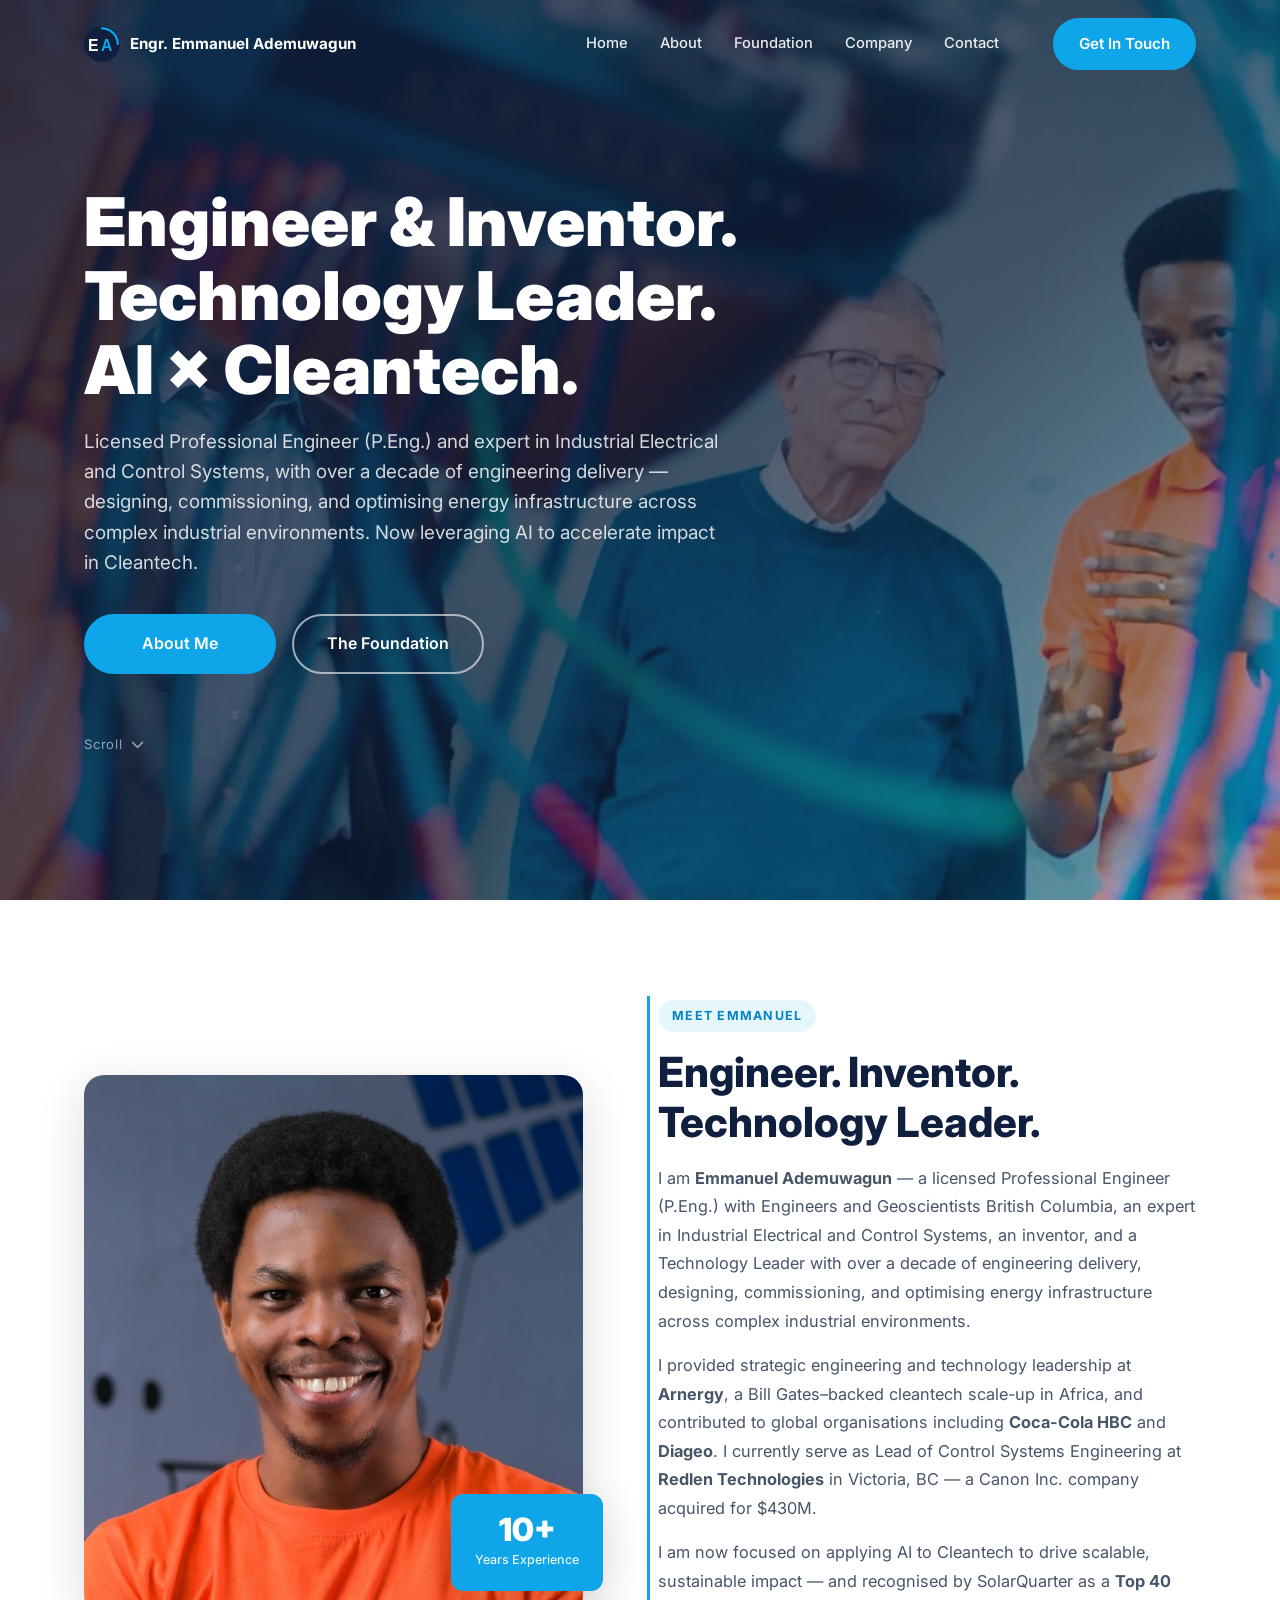
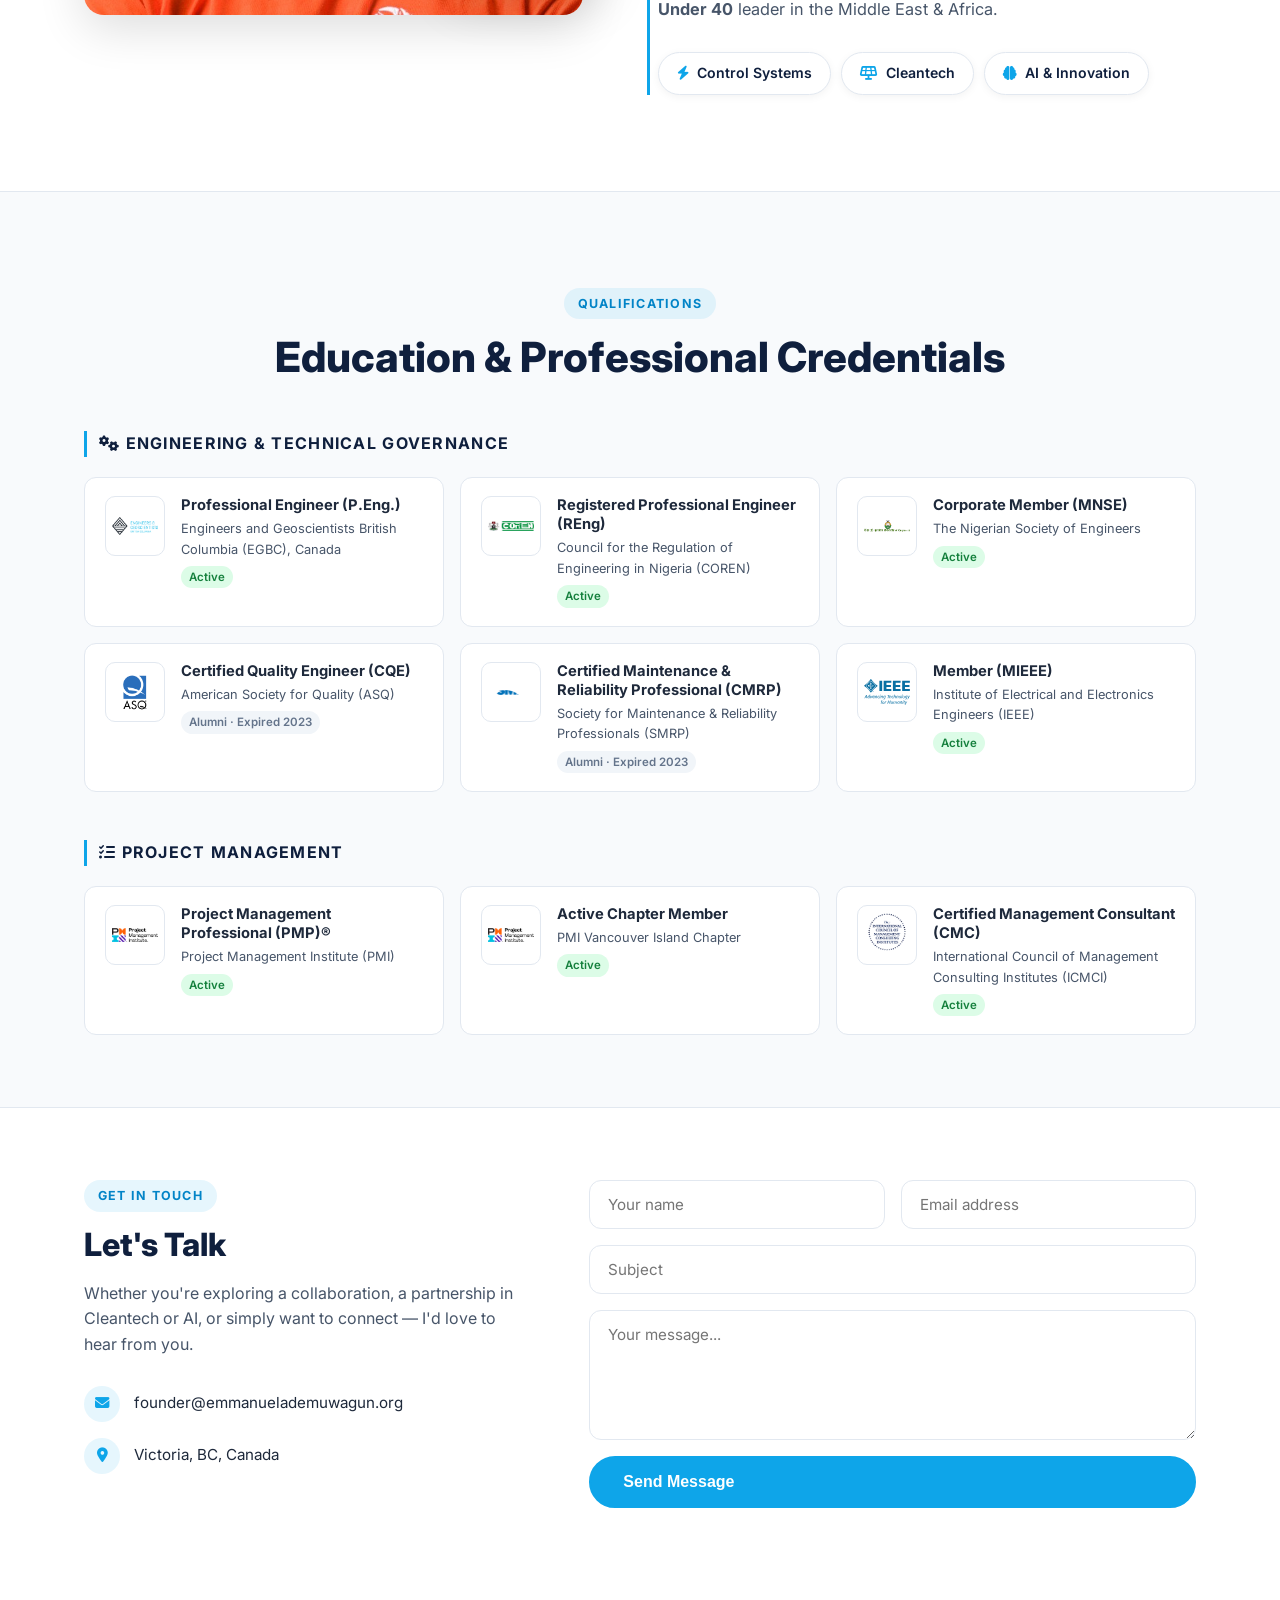
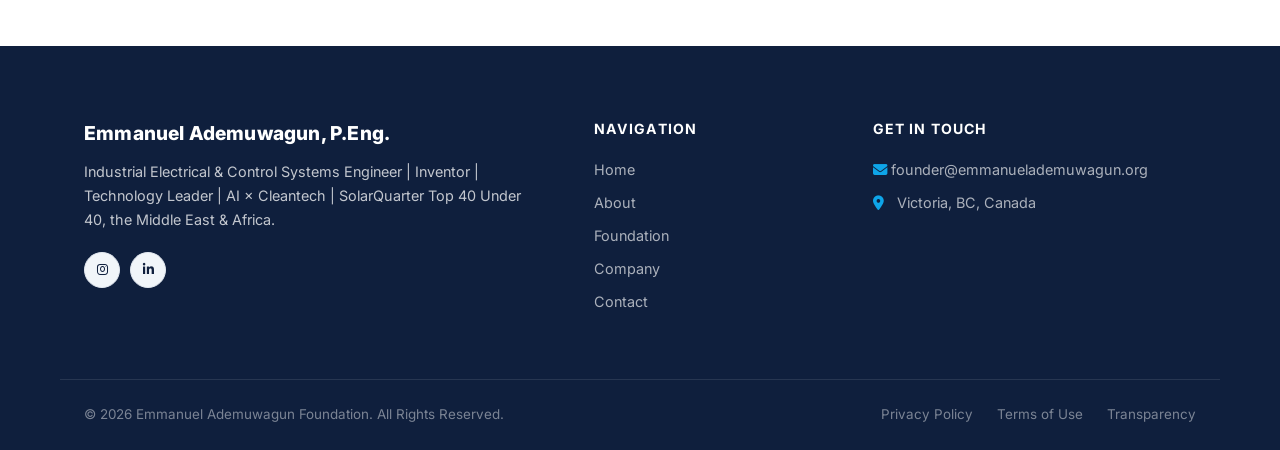
<file: index.html>
<!DOCTYPE html>
<html lang="en">
<head>
  <meta charset="UTF-8" />
  <meta name="viewport" content="width=device-width, initial-scale=1.0" />
  <title>Emmanuel Ademuwagun</title>
  <link rel="stylesheet" href="style.css?v=20261120" />
  <link rel="icon" type="image/svg+xml" href="images/ea-logo.svg" />

  <!-- Open Graph / WhatsApp link preview -->
  <meta property="og:type" content="website" />
  <meta property="og:url" content="https://emmanuelademuwagun.org/" />
  <meta property="og:title" content="Emmanuel Ademuwagun" />
  <meta property="og:description" content="Professional Engineer (P.Eng.), inventor, technology leader, and philanthropist committed to empowering communities through education and innovation." />
  <meta property="og:image" content="https://emmanuelademuwagun.org/images/emmanuel-ademuwagun-foundation.png" />
  <meta property="og:image:width" content="1200" />
  <meta property="og:image:height" content="630" />

  <!-- Twitter card fallback -->
  <meta name="twitter:card" content="summary_large_image" />
  <meta name="twitter:title" content="Emmanuel Ademuwagun" />
  <meta name="twitter:description" content="Professional Engineer (P.Eng.), inventor, technology leader, and philanthropist committed to empowering communities through education and innovation." />
  <meta name="twitter:image" content="https://emmanuelademuwagun.org/images/emmanuel-ademuwagun-foundation.png" />
  <link href="https://fonts.googleapis.com/css2?family=Inter:wght@300;400;500;600;700;800;900&display=swap" rel="stylesheet" />
  <link rel="stylesheet" href="https://cdnjs.cloudflare.com/ajax/libs/font-awesome/6.5.0/css/all.min.css" />
  <!-- Pre-load site pages when a visitor hovers or taps a link, so moving between pages feels instant -->
  <script type="speculationrules">
  {"prerender":[{"where":{"and":[{"href_matches":"/*"},{"not":{"href_matches":"/*\\?*"}}]},"eagerness":"moderate"}]}
  </script>
</head>
<body>

  <!-- ===== NAVIGATION ===== -->
  <header class="navbar" id="navbar">
    <div class="container nav-inner">
      <a href="#home" class="nav-logo">
        <img src="images/ea-logo.svg" alt="EA" class="nav-logo-img" />
        <span class="nav-logo-name">Engr. Emmanuel Ademuwagun</span>
      </a>
      <nav class="nav-links" id="nav-links">
        <a href="#home">Home</a>
        <a href="#about">About</a>
        <a href="foundation/">Foundation</a>
        <a href="company/">Company</a>
        <a href="#contact">Contact</a>
      </nav>
      <a href="#contact" class="btn btn-primary nav-cta">Get In Touch</a>
      <button class="hamburger" id="hamburger" aria-label="Toggle menu">
        <span></span><span></span><span></span>
      </button>
    </div>

    <!-- Google tag (gtag.js) -->
      <script async src="https://www.googletagmanager.com/gtag/js?id=G-6VZFP4FKPR"></script>
      <script>
        window.dataLayer = window.dataLayer || [];
        function gtag(){dataLayer.push(arguments);}
        gtag('js', new Date());
      
        gtag('config', 'G-6VZFP4FKPR');
      </script>
  </header>

  <!-- ===== MOBILE MENU ===== -->
  <div class="mobile-menu" id="mobile-menu">
    <a href="#home" class="mobile-link">Home</a>
    <a href="#about" class="mobile-link">About</a>
    <a href="foundation/" class="mobile-link">Foundation</a>
    <a href="company/" class="mobile-link">Company</a>
    <a href="#contact" class="mobile-link">Contact</a>
    <a href="#contact" class="btn btn-primary">Get In Touch</a>
  </div>

  <!-- ===== HERO ===== -->
  <section class="hero" id="home">
    <div class="hero-bg">
      <img src="images/homepage/emmanuel-ademuwagun-and-bill-gates.jpg" alt="Emmanuel Ademuwagun with Bill Gates at Arnergy cleantech facility in Nigeria" class="hero-img hero-slide active slide-bill-gates" />
      <img src="images/homepage/emmanuel-ademuwagun-head-of-engineering-arnergy.jpg" alt="Emmanuel Ademuwagun Head of Engineering at Arnergy presenting to senior executive" class="hero-img hero-slide slide-daikin" />
      <img src="images/homepage/emmanuel-ademuwagun-global-entrepreneurship-conference.jpg" alt="Emmanuel Ademuwagun at Global Entrepreneurship Conference with fellow innovators" class="hero-img hero-slide slide-diana" />
      <div class="hero-overlay"></div>
    </div>
    <div class="container hero-content">
      <h1 class="hero-title">Engineer &amp; Inventor.<br />Technology Leader.<br />AI &times; Cleantech.</h1>
      <p class="hero-sub">Licensed Professional Engineer (P.Eng.) and expert in Industrial Electrical and Control Systems, with over a decade of engineering delivery — designing, commissioning, and optimising energy infrastructure across complex industrial environments. Now leveraging AI to accelerate impact in Cleantech.</p>
      <div class="hero-actions">
        <a href="#about" class="btn btn-primary btn-lg">About Me</a>
        <a href="foundation/" class="btn btn-outline btn-lg">The Foundation</a>
      </div>
      <div class="hero-scroll">
        <span>Scroll</span>
        <i class="fa fa-chevron-down"></i>
      </div>
    </div>
  </section>

  <!-- ===== ABOUT ===== -->
  <section class="about section" id="about">
    <div class="container about-grid">
      <div class="about-image-wrap">
        <img src="images/emmanuel.jpg" alt="Emmanuel Ademuwagun P.Eng., industrial electrical and control systems engineer, inventor and technology leader" class="about-photo" />
        <div class="about-badge">
          <span class="about-badge-num">10+</span>
          <span class="about-badge-label">Years Experience</span>
        </div>
      </div>
      <div class="about-text">
        <span class="section-tag">Meet Emmanuel</span>
        <h2 class="section-title">Engineer. Inventor. Technology Leader.</h2>
        <p>I am <strong>Emmanuel Ademuwagun</strong> — a licensed Professional Engineer (P.Eng.) with Engineers and Geoscientists British Columbia, an expert in Industrial Electrical and Control Systems, an inventor, and a Technology Leader with over a decade of engineering delivery, designing, commissioning, and optimising energy infrastructure across complex industrial environments.</p>
        <p>I provided strategic engineering and technology leadership at <strong>Arnergy</strong>, a Bill Gates–backed cleantech scale-up in Africa, and contributed to global organisations including <strong>Coca-Cola HBC</strong> and <strong>Diageo</strong>. I currently serve as Lead of Control Systems Engineering at <strong>Redlen Technologies</strong> in Victoria, BC — a Canon Inc. company acquired for $430M.</p>
        <p>I am now focused on applying AI to Cleantech to drive scalable, sustainable impact — and recognised by SolarQuarter as a <strong>Top 40 Under 40</strong> leader in the Middle East &amp; Africa.</p>
        <div class="about-pillars">
          <div class="pillar">
            <i class="fa fa-bolt"></i>
            <span>Control Systems</span>
          </div>
          <div class="pillar">
            <i class="fa fa-solar-panel"></i>
            <span>Cleantech</span>
          </div>
          <div class="pillar">
            <i class="fa fa-brain"></i>
            <span>AI &amp; Innovation</span>
          </div>
        </div>
      </div>
    </div>
  </section>

  <!-- ===== CREDENTIALS ===== -->
  <section class="credentials section bg-light" id="credentials">
    <div class="container">
      <div class="credentials-header">
        <span class="section-tag">Qualifications</span>
        <h2 class="section-title">Education &amp; Professional Credentials</h2>
      </div>

      <!-- Engineering & Technical Governance -->
      <div class="cred-group">
        <h3 class="cred-group-title"><i class="fa fa-cogs"></i> Engineering &amp; Technical Governance</h3>
        <div class="cred-grid">
          <div class="cred-card">
            <div class="cred-logo-wrap logo-img"><img src="images/credentials/egbc-logo.png" alt="EGBC logo" /></div>
            <div class="cred-info">
              <span class="cred-name">Professional Engineer (P.Eng.)</span>
              <span class="cred-body">Engineers and Geoscientists British Columbia (EGBC), Canada</span>
              <span class="cred-status active">Active</span>
            </div>
          </div>
          <div class="cred-card">
            <div class="cred-logo-wrap logo-img"><img src="images/credentials/coren-logo.jpg" alt="COREN logo" /></div>
            <div class="cred-info">
              <span class="cred-name">Registered Professional Engineer (REng)</span>
              <span class="cred-body">Council for the Regulation of Engineering in Nigeria (COREN)</span>
              <span class="cred-status active">Active</span>
            </div>
          </div>
          <div class="cred-card">
            <div class="cred-logo-wrap logo-img"><img src="images/credentials/nse-logo.png" alt="NSE logo" /></div>
            <div class="cred-info">
              <span class="cred-name">Corporate Member (MNSE)</span>
              <span class="cred-body">The Nigerian Society of Engineers</span>
              <span class="cred-status active">Active</span>
            </div>
          </div>
          <div class="cred-card">
            <div class="cred-logo-wrap logo-img"><img src="images/credentials/asq-logo.png" alt="ASQ logo" /></div>
            <div class="cred-info">
              <span class="cred-name">Certified Quality Engineer (CQE)</span>
              <span class="cred-body">American Society for Quality (ASQ)</span>
              <span class="cred-status alumni">Alumni · Expired 2023</span>
            </div>
          </div>
          <div class="cred-card">
            <div class="cred-logo-wrap logo-img"><img src="images/credentials/smrp-logo.png" alt="SMRP logo" /></div>
            <div class="cred-info">
              <span class="cred-name">Certified Maintenance &amp; Reliability Professional (CMRP)</span>
              <span class="cred-body">Society for Maintenance &amp; Reliability Professionals (SMRP)</span>
              <span class="cred-status alumni">Alumni · Expired 2023</span>
            </div>
          </div>
          <div class="cred-card">
            <div class="cred-logo-wrap logo-img"><img src="images/credentials/ieee-logo.svg" alt="IEEE logo" /></div>
            <div class="cred-info">
              <span class="cred-name">Member (MIEEE)</span>
              <span class="cred-body">Institute of Electrical and Electronics Engineers (IEEE)</span>
              <span class="cred-status active">Active</span>
            </div>
          </div>
        </div>
      </div>

      <!-- Project Management -->
      <div class="cred-group">
        <h3 class="cred-group-title"><i class="fa fa-tasks"></i> Project Management</h3>
        <div class="cred-grid">
          <div class="cred-card">
            <div class="cred-logo-wrap logo-img"><img src="images/credentials/pmi-logo.png" alt="PMI logo" /></div>
            <div class="cred-info">
              <span class="cred-name">Project Management Professional (PMP)®</span>
              <span class="cred-body">Project Management Institute (PMI)</span>
              <span class="cred-status active">Active</span>
            </div>
          </div>
          <div class="cred-card">
            <div class="cred-logo-wrap logo-img"><img src="images/credentials/pmi-logo.png" alt="PMI logo" /></div>
            <div class="cred-info">
              <span class="cred-name">Active Chapter Member</span>
              <span class="cred-body">PMI Vancouver Island Chapter</span>
              <span class="cred-status active">Active</span>
            </div>
          </div>
          <div class="cred-card">
            <div class="cred-logo-wrap logo-img"><img src="images/credentials/icmci-logo.png" alt="ICMCI logo" /></div>
            <div class="cred-info">
              <span class="cred-name">Certified Management Consultant (CMC)</span>
              <span class="cred-body">International Council of Management Consulting Institutes (ICMCI)</span>
              <span class="cred-status active">Active</span>
            </div>
          </div>
        </div>
      </div>


    </div>
  </section>

  <!-- ===== CONTACT ===== -->
  <section class="contact section contact-split" id="contact">
    <div class="container contact-grid">
      <div class="contact-info">
        <span class="section-tag">Get In Touch</span>
        <h2 class="section-title">Let's Talk</h2>
        <p>Whether you're exploring a collaboration, a partnership in Cleantech or AI, or simply want to connect — I'd love to hear from you.</p>
        <div class="contact-details">
          <div class="contact-item">
            <i class="fa fa-envelope"></i>
            <span>founder@emmanuelademuwagun.org</span>
          </div>
          <div class="contact-item">
            <i class="fa fa-map-marker-alt"></i>
            <span>Victoria, BC, Canada</span>
          </div>
        </div>
      </div>
      <form class="contact-form" id="contact-form">
        <input type="hidden" name="access_key" value="910c0887-1c39-41a0-8bbc-3df458b193d7" />
        <input type="hidden" name="subject" value="New message from emmanuelademuwagun.org" />
        <input type="hidden" name="from_name" value="Emmanuel Ademuwagun Website" />
        <input type="checkbox" name="botcheck" style="display:none" />
        <div class="form-row">
          <input type="text" name="name" placeholder="Your name" class="form-input" required />
          <input type="email" name="email" placeholder="Email address" class="form-input" required />
        </div>
        <input type="text" name="subject_line" placeholder="Subject" class="form-input" />
        <textarea name="message" placeholder="Your message..." class="form-input form-textarea" rows="5" maxlength="499" required></textarea>
        <button type="submit" class="btn btn-primary btn-lg">Send Message</button>
        <p class="form-status" id="form-status"></p>
      </form>
    </div>
  </section>

  <!-- ===== FOOTER ===== -->
  <footer class="footer">
    <div class="container footer-grid">
      <div class="footer-brand">
        <h3 class="footer-name">Emmanuel Ademuwagun, P.Eng.</h3>
        <p>Industrial Electrical &amp; Control Systems Engineer | Inventor | Technology Leader | AI × Cleantech | SolarQuarter Top 40 Under 40, the Middle East &amp; Africa.</p>
        <div class="social-links">
          <a href="https://www.instagram.com/emmanuel_ademuwagun/" target="_blank" class="social-btn sm" aria-label="Instagram"><i class="fab fa-instagram"></i></a>
          <a href="https://ca.linkedin.com/in/emmanuel-ademuwagun" target="_blank" class="social-btn sm" aria-label="LinkedIn"><i class="fab fa-linkedin-in"></i></a>
        </div>
      </div>
      <div class="footer-col">
        <h4>Navigation</h4>
        <a href="#home">Home</a>
        <a href="#about">About</a>
        <a href="foundation/">Foundation</a>
        <a href="company/">Company</a>
        <a href="#contact">Contact</a>
      </div>
      <div class="footer-col">
        <h4>Get In Touch</h4>
        <a href="mailto:founder@emmanuelademuwagun.org" class="footer-contact-item">
          <i class="fa fa-envelope"></i> founder@emmanuelademuwagun.org
        </a>
        <span class="footer-contact-item">
          <i class="fa fa-map-marker-alt"></i> Victoria, BC, Canada
        </span>
      </div>
    </div>
    <div class="footer-bottom">
      <p>© 2026 Emmanuel Ademuwagun Foundation. All Rights Reserved.</p>
      <div class="footer-legal">
        <a href="#">Privacy Policy</a>
        <a href="#">Terms of Use</a>
        <a href="#">Transparency</a>
      </div>
    </div>
  </footer>

  <script src="script.js?v=20261120"></script>
</body>
</html>
</file>
<file: style.css>
/* ===== RESET & BASE ===== */
*, *::before, *::after { box-sizing: border-box; margin: 0; padding: 0; }

:root {
  --navy: #0f1f3d;
  --navy-light: #1a3260;
  --teal: #0ea5e9;
  --teal-dark: #0284c7;
  --amber: #f59e0b;
  --white: #ffffff;
  --gray-50: #f8fafc;
  --gray-100: #f1f5f9;
  --gray-200: #e2e8f0;
  --gray-400: #94a3b8;
  --gray-600: #475569;
  --gray-800: #1e293b;
  --font: 'Inter', sans-serif;
  --radius: 12px;
  --radius-lg: 20px;
  --shadow: 0 4px 24px rgba(0,0,0,0.08);
  --shadow-lg: 0 12px 48px rgba(0,0,0,0.14);
  --transition: 0.3s ease;
}

html, body { overflow-x: hidden; }
html { scroll-behavior: smooth; }

body {
  font-family: var(--font);
  color: var(--gray-800);
  background: var(--white);
  line-height: 1.6;
  overflow-x: hidden;
}

img { display: block; width: 100%; object-fit: cover; }
a { text-decoration: none; color: inherit; }

.container {
  max-width: 1160px;
  margin: 0 auto;
  padding: 0 24px;
}

.section { padding: 96px 0; }
.bg-light { background: var(--gray-50); }

/* ===== BUTTONS ===== */
.btn {
  display: inline-flex;
  align-items: center;
  gap: 8px;
  padding: 12px 24px;
  border-radius: 50px;
  font-weight: 600;
  font-size: 0.95rem;
  cursor: pointer;
  border: 2px solid transparent;
  transition: all var(--transition);
  white-space: nowrap;
}
.btn-primary {
  background: var(--teal);
  color: var(--white);
  border-color: var(--teal);
}
.btn-primary:hover {
  background: var(--teal-dark);
  border-color: var(--teal-dark);
  transform: translateY(-2px);
  box-shadow: 0 8px 24px rgba(14,165,233,0.35);
}
.btn-outline {
  background: transparent;
  color: var(--white);
  border-color: rgba(255,255,255,0.6);
}
.btn-outline:hover {
  background: rgba(255,255,255,0.15);
  border-color: var(--white);
}
.btn-lg { padding: 15px 32px; font-size: 1rem; }

/* ===== SECTION LABELS ===== */
.section-tag {
  display: inline-block;
  background: rgba(14,165,233,0.1);
  color: var(--teal-dark);
  font-size: 0.78rem;
  font-weight: 700;
  letter-spacing: 0.1em;
  text-transform: uppercase;
  padding: 6px 14px;
  border-radius: 50px;
  margin-bottom: 14px;
}
.section-tag.light {
  background: rgba(255,255,255,0.2);
  color: var(--white);
}
.section-title {
  font-size: clamp(1.8rem, 4vw, 2.6rem);
  font-weight: 800;
  color: var(--navy);
  line-height: 1.2;
  margin-bottom: 16px;
}
.section-title.light { color: var(--white); }
.section-desc {
  font-size: 1.05rem;
  color: var(--gray-600);
  max-width: 580px;
}
.section-desc.light { color: rgba(255,255,255,0.82); }
.section-header {
  text-align: center;
  margin-bottom: 60px;
}
.section-header .section-desc { margin: 0 auto; }

/* ===== NAVBAR ===== */
.navbar {
  position: fixed;
  top: 0; left: 0; right: 0;
  z-index: 1000;
  padding: 18px 0;
  transition: all var(--transition);
}
.navbar.scrolled {
  background: var(--white);
  box-shadow: 0 2px 20px rgba(0,0,0,0.1);
  padding: 12px 0;
}
.nav-inner {
  display: flex;
  align-items: center;
  gap: 32px;
}
.logo {
  display: flex;
  align-items: center;
  gap: 10px;
  font-weight: 800;
  font-size: 1.1rem;
  color: var(--white);
  transition: color var(--transition);
  flex-shrink: 0;
}
.navbar.scrolled .logo { color: var(--navy); }
.logo-icon { font-size: 1.8rem; flex-shrink: 0; }
.logo-text {
  display: flex;
  flex-direction: column;
  line-height: 1.15;
}
.logo-line1 { font-size: 0.82rem; font-weight: 700; opacity: 0.85; }
.logo-line2 { font-size: 1rem; font-weight: 900; }
.logo-line3 { font-size: 0.78rem; font-weight: 600; color: var(--teal); letter-spacing: 0.04em; }

.foundation-tab-logo {
  width: 20px;
  height: 20px;
  object-fit: contain;
  display: inline-block;
  vertical-align: middle;
  border-radius: 3px;
}

/* Nav logo */
.nav-logo {
  display: flex;
  align-items: center;
  gap: 10px;
  text-decoration: none;
  flex-shrink: 0;
}
.nav-logo-img {
  width: 36px;
  height: 36px;
  border-radius: 50%;
  display: block;
}
.nav-logo-name {
  font-size: 0.95rem;
  font-weight: 700;
  color: var(--white);
  transition: color var(--transition);
  white-space: nowrap;
}
.navbar.scrolled .nav-logo-name { color: var(--navy); }

/* Foundation nav tab */
.nav-foundation-tab {
  background: rgba(14,165,233,0.2) !important;
  border: 1px solid rgba(14,165,233,0.5) !important;
  color: #7dd3fc !important;
  border-radius: 50px !important;
  padding: 6px 16px !important;
  font-weight: 600 !important;
}
.nav-foundation-tab:hover {
  background: var(--teal) !important;
  color: var(--white) !important;
}
.navbar.scrolled .nav-foundation-tab {
  background: rgba(14,165,233,0.1) !important;
  color: var(--teal-dark) !important;
  border-color: var(--teal) !important;
}
.navbar.scrolled .nav-foundation-tab:hover {
  background: var(--teal) !important;
  color: var(--white) !important;
}
.mobile-link-foundation {
  color: #7dd3fc !important;
  font-weight: 700;
}
.nav-links {
  display: flex;
  align-items: center;
  gap: 4px;
  margin-left: auto;
}
.nav-links a {
  padding: 8px 14px;
  border-radius: 8px;
  font-size: 0.92rem;
  font-weight: 500;
  color: rgba(255,255,255,0.9);
  white-space: nowrap;
  transition: all var(--transition);
}
.nav-links a:hover { background: rgba(255,255,255,0.12); color: var(--white); }
.navbar.scrolled .nav-links a { color: var(--gray-600); }
.navbar.scrolled .nav-links a:hover { background: var(--gray-100); color: var(--navy); }
.nav-cta { margin-left: 8px; }
.hamburger {
  display: none;
  flex-direction: column;
  gap: 5px;
  background: none;
  border: none;
  cursor: pointer;
  padding: 6px;
  margin-left: auto;
}
.hamburger span {
  display: block;
  width: 24px;
  height: 2px;
  background: var(--white);
  border-radius: 2px;
  transition: all var(--transition);
}
.navbar.scrolled .hamburger span { background: var(--navy); }
.hamburger.open span:nth-child(1) { transform: translateY(7px) rotate(45deg); }
.hamburger.open span:nth-child(2) { opacity: 0; }
.hamburger.open span:nth-child(3) { transform: translateY(-7px) rotate(-45deg); }

/* ===== MOBILE MENU ===== */
.mobile-menu {
  display: none;
  position: fixed;
  top: 0; left: 0; right: 0; bottom: 0;
  background: var(--navy);
  z-index: 999;
  flex-direction: column;
  align-items: center;
  justify-content: center;
  gap: 8px;
  opacity: 0;
  pointer-events: none;
  transition: opacity var(--transition);
}
.mobile-menu.open {
  display: flex;
  opacity: 1;
  pointer-events: all;
}
.mobile-link {
  font-size: 1.4rem;
  font-weight: 700;
  color: var(--white);
  padding: 12px 24px;
  border-radius: 12px;
  transition: background var(--transition);
}
.mobile-link:hover { background: rgba(255,255,255,0.1); }

/* ===== HERO ===== */
.hero {
  position: relative;
  min-height: 100vh;
  min-height: calc(var(--vh, 1vh) * 100);
  display: flex;
  align-items: center;
}
.hero-bg {
  position: absolute;
  inset: 0;
  z-index: 0;
  background: var(--navy); /* shown while the photo loads */
}
.hero-img { height: 100%; object-fit: cover; object-position: center center; }
.hero-slide {
  position: absolute;
  inset: 0;
  width: 100%;
  opacity: 0;
  transition: opacity 1.2s ease-in-out;
}
.hero-slide.active { opacity: 1; }
/* Show faces (top of image) on mobile */
@media (max-width: 768px) {
  .hero-slide { object-position: center top; }
  .slide-bill-gates { object-position: 78% 28%; }
  .slide-daikin { object-position: 82% 18%; }
  .slide-diana { object-position: 5% 5%; }
}
.hero-overlay {
  position: absolute;
  inset: 0;
  background: linear-gradient(135deg, rgba(15,31,61,0.88) 0%, rgba(15,31,61,0.65) 60%, rgba(14,165,233,0.25) 100%);
}
.hero-content {
  position: relative;
  z-index: 1;
  padding-top: 100px;
  padding-bottom: 60px;
  width: 100%;
}
.hero-badge {
  display: inline-block;
  background: rgba(14,165,233,0.25);
  border: 1px solid rgba(14,165,233,0.5);
  color: #7dd3fc;
  font-size: 0.82rem;
  font-weight: 600;
  letter-spacing: 0.08em;
  padding: 6px 16px;
  border-radius: 50px;
  margin-bottom: 24px;
}
.hero-title {
  font-size: clamp(2.6rem, 6vw, 4.2rem);
  font-weight: 900;
  color: var(--white);
  line-height: 1.1;
  margin-bottom: 20px;
  max-width: 900px;
}
.hero-sub {
  font-size: clamp(1rem, 2vw, 1.18rem);
  color: rgba(255,255,255,0.82);
  margin-bottom: 36px;
  max-width: 640px;
}
.hero-actions { display: flex; gap: 16px; flex-wrap: wrap; margin-bottom: 60px; }
.hero-actions .btn { width: 192px; text-align: center; justify-content: center; }
.hero-scroll {
  display: flex;
  align-items: center;
  gap: 8px;
  color: rgba(255,255,255,0.55);
  font-size: 0.82rem;
  letter-spacing: 0.06em;
  animation: bounce 2s infinite;
}
@keyframes bounce {
  0%, 100% { transform: translateY(0); }
  50% { transform: translateY(6px); }
}

/* ===== ABOUT ===== */
.about {
  border-bottom: 1px solid var(--gray-200);
}
.about-grid {
  display: grid;
  grid-template-columns: 1fr 1.1fr;
  gap: 64px;
  align-items: center;
}
.about-image-wrap {
  position: relative;
}
.about-photo {
  width: 100%;
  height: 540px;
  object-fit: cover;
  object-position: center top;
  border-radius: var(--radius-lg);
  box-shadow: var(--shadow-lg);
}
.about-badge {
  position: absolute;
  bottom: 24px;
  right: -20px;
  background: var(--teal);
  color: var(--white);
  border-radius: var(--radius);
  padding: 20px 24px;
  text-align: center;
  box-shadow: var(--shadow-lg);
}
.about-badge-num {
  display: block;
  font-size: 2rem;
  font-weight: 900;
  line-height: 1;
}
.about-badge-label {
  font-size: 0.78rem;
  font-weight: 500;
  opacity: 0.9;
}
.about-text {
  padding-left: 8px;
  border-left: 3px solid var(--teal);
  padding-top: 4px;
}
.about-text .section-tag { margin-bottom: 16px; }
.about-text p {
  color: var(--gray-600);
  margin-bottom: 16px;
  font-size: 1.02rem;
  line-height: 1.75;
}
.about-pillars {
  display: flex;
  gap: 10px;
  margin-top: 28px;
  flex-wrap: wrap;
}
.pillar {
  display: flex;
  align-items: center;
  gap: 8px;
  background: var(--white);
  border: 1.5px solid var(--gray-200);
  border-radius: 50px;
  padding: 9px 18px;
  font-weight: 600;
  font-size: 0.88rem;
  color: var(--navy);
  box-shadow: 0 2px 8px rgba(0,0,0,0.05);
}
.pillar i { color: var(--teal); }

/* ===== FOUNDATION SECTION ===== */
.foundation-section {
  position: relative;
}
.foundation-page .foundation-section {
  padding-top: 140px;
  min-height: 100vh;
}
.foundation-bg {
  position: absolute;
  inset: 0;
  z-index: 0;
}
.foundation-bg-img {
  width: 100%;
  height: 100%;
  object-fit: cover;
  object-position: center top;
}
.foundation-overlay {
  position: absolute;
  inset: 0;
  background: linear-gradient(135deg, rgba(15,31,61,0.94) 0%, rgba(15,31,61,0.80) 60%, rgba(14,165,233,0.35) 100%);
}
.foundation-section .container {
  position: relative;
  z-index: 1;
}
.foundation-header {
  display: flex;
  align-items: center;
  gap: 48px;
  margin-bottom: 48px;
}
.foundation-logo-wrap {
  flex-shrink: 0;
  width: 160px;
  height: 160px;
  background: rgba(255,255,255,0.12);
  border: 2px solid rgba(255,255,255,0.25);
  border-radius: var(--radius-lg);
  backdrop-filter: blur(8px);
  display: flex;
  align-items: center;
  justify-content: center;
  padding: 16px;
}
.foundation-logo {
  width: 100%;
  height: 100%;
  object-fit: contain;
}
.foundation-intro .section-title { margin-bottom: 12px; }

/* Stat cards on dark background */
.foundation-section .stat-card {
  background: rgba(255,255,255,0.08);
  border-color: rgba(255,255,255,0.15);
  backdrop-filter: blur(8px);
}
.foundation-section .stat-card:hover {
  background: rgba(255,255,255,0.14);
  box-shadow: 0 8px 32px rgba(0,0,0,0.3);
}
.foundation-section .stat-num { color: var(--white); }
.foundation-section .stat-label { color: rgba(255,255,255,0.75); }
.foundation-section .stat-icon {
  background: rgba(14,165,233,0.25);
  color: #7dd3fc;
}

@media (max-width: 768px) {
  .foundation-header { flex-direction: column; gap: 20px; align-items: flex-start; }
  .foundation-logo-wrap { width: 80px; height: 80px; padding: 10px; }
  .commitment-banner { flex-direction: column; text-align: center; padding: 24px 20px; gap: 12px; }
  .commitment-amount { font-size: 1.6rem; }
  .foundation-section .stat-card { padding: 24px 16px; }
}

.commitment-banner {
  display: flex;
  align-items: center;
  gap: 20px;
  background: rgba(14,165,233,0.15);
  border: 1px solid rgba(14,165,233,0.4);
  border-radius: var(--radius-lg);
  padding: 28px 36px;
  margin-bottom: 48px;
  backdrop-filter: blur(8px);
}
.commitment-icon {
  font-size: 2rem;
  color: var(--teal);
  flex-shrink: 0;
}
.commitment-text {
  display: flex;
  flex-direction: column;
  gap: 4px;
}
.commitment-amount {
  font-size: 2rem;
  font-weight: 900;
  color: var(--white);
  line-height: 1;
}
.commitment-label {
  font-size: 0.95rem;
  color: rgba(255,255,255,0.75);
}

@media (max-width: 600px) {
  .commitment-banner { flex-direction: column; text-align: center; padding: 24px; }
}

/* ===== FUND AT A GLANCE ===== */
.fund-tracker {
  background: rgba(255,255,255,0.06);
  border: 1px solid rgba(255,255,255,0.15);
  border-radius: var(--radius-lg);
  padding: 32px 36px;
  margin-bottom: 48px;
  backdrop-filter: blur(8px);
}
.fund-tracker-title {
  font-size: 1.15rem;
  font-weight: 700;
  color: var(--white);
  margin-bottom: 22px;
  text-align: center;
}
.fund-cards {
  display: grid;
  grid-template-columns: repeat(3, 1fr);
  gap: 16px;
  margin-bottom: 26px;
}
.fund-card {
  display: flex;
  flex-direction: column;
  gap: 8px;
  background: rgba(255,255,255,0.06);
  border: 1px solid rgba(255,255,255,0.12);
  border-radius: var(--radius);
  padding: 22px 20px;
  text-align: center;
}
.fund-card-label {
  font-size: 0.82rem;
  font-weight: 500;
  color: rgba(255,255,255,0.75);
  text-transform: uppercase;
  letter-spacing: 0.03em;
}
.fund-card-value {
  font-size: 1.7rem;
  font-weight: 900;
  color: var(--white);
  line-height: 1;
}
.fund-card-used .fund-card-value { color: #fcd34d; }
.fund-card-left { border-color: rgba(14,165,233,0.5); }
.fund-card-left .fund-card-value { color: #7dd3fc; }
.fund-bar {
  height: 12px;
  background: rgba(255,255,255,0.12);
  border-radius: 999px;
  overflow: hidden;
}
.fund-bar-fill {
  height: 100%;
  width: 29.8%;
  background: linear-gradient(90deg, var(--teal), #7dd3fc);
  border-radius: 999px;
}
.fund-bar-note {
  font-size: 0.92rem;
  color: rgba(255,255,255,0.8);
  text-align: center;
  margin-top: 16px;
  line-height: 1.6;
}
@media (max-width: 768px) {
  .fund-tracker { padding: 26px 20px; }
  .fund-cards { grid-template-columns: 1fr; gap: 12px; }
  .fund-card { padding: 18px 16px; }
}

/* ===== BENEFICIARIES ===== */
.beneficiaries {
  margin-bottom: 48px;
}
.beneficiaries-title {
  font-size: 1.15rem;
  font-weight: 700;
  color: var(--white);
  margin-bottom: 22px;
  text-align: center;
}
.beneficiary-cards {
  display: grid;
  grid-template-columns: repeat(auto-fit, minmax(320px, 1fr));
  gap: 16px;
  max-width: 760px;
  margin: 0 auto;
}
.beneficiary-card {
  display: flex;
  align-items: center;
  gap: 18px;
  background: rgba(255,255,255,0.06);
  border: 1px solid rgba(255,255,255,0.15);
  border-radius: var(--radius-lg);
  padding: 22px 24px;
  backdrop-filter: blur(8px);
  transition: all var(--transition);
}
.beneficiary-card:hover {
  background: rgba(255,255,255,0.1);
  box-shadow: 0 8px 32px rgba(0,0,0,0.3);
}
.beneficiary-avatar {
  width: 54px; height: 54px;
  flex-shrink: 0;
  border-radius: 50%;
  background: rgba(14,165,233,0.25);
  color: #7dd3fc;
  display: flex;
  align-items: center;
  justify-content: center;
  font-size: 1.3rem;
}
.other-charity .beneficiary-cards { grid-template-columns: 1fr; }
.beneficiary-avatar.charity-logo {
  width: 64px; height: 64px;
  background: none;
  border-radius: 0;
  padding: 0;
}
.beneficiary-avatar.charity-logo img {
  width: 100%; height: 100%;
  object-fit: contain;
}
.beneficiary-info {
  display: flex;
  flex-direction: column;
  gap: 5px;
  flex: 1;
  min-width: 0;
}
.beneficiary-name {
  font-size: 1.05rem;
  font-weight: 700;
  color: var(--white);
}
.beneficiary-school,
.beneficiary-location {
  font-size: 0.85rem;
  color: rgba(255,255,255,0.7);
  display: flex;
  align-items: center;
  gap: 7px;
}
.beneficiary-school i,
.beneficiary-location i { color: var(--teal); width: 14px; text-align: center; }
.beneficiary-amount {
  font-size: 1.25rem;
  font-weight: 900;
  color: #7dd3fc;
  flex-shrink: 0;
}
@media (max-width: 600px) {
  .beneficiary-card { flex-direction: column; text-align: center; }
  .beneficiary-info { align-items: center; }
  .beneficiary-school,
  .beneficiary-location { justify-content: center; }
}

/* ===== PROGRAMS ===== */
.programs-grid {
  display: grid;
  grid-template-columns: repeat(3, 1fr);
  gap: 24px;
}
.program-card {
  background: var(--white);
  border: 1px solid var(--gray-200);
  border-radius: var(--radius-lg);
  padding: 32px 28px;
  transition: all var(--transition);
}
.program-card:hover {
  transform: translateY(-6px);
  box-shadow: var(--shadow-lg);
  border-color: var(--teal);
}
.program-icon {
  font-size: 2.4rem;
  margin-bottom: 18px;
}
.program-card h3 {
  font-size: 1.12rem;
  font-weight: 700;
  color: var(--navy);
  margin-bottom: 10px;
}
.program-card p {
  font-size: 0.92rem;
  color: var(--gray-600);
  line-height: 1.65;
  margin-bottom: 20px;
}
.card-link {
  display: inline-flex;
  align-items: center;
  gap: 6px;
  font-size: 0.88rem;
  font-weight: 600;
  color: var(--teal-dark);
  transition: gap var(--transition);
}
.card-link:hover { gap: 10px; }

/* ===== IMPACT / STATS ===== */
.stats-grid {
  display: grid;
  grid-template-columns: repeat(3, 1fr);
  gap: 20px;
  max-width: 760px;
  margin: 0 auto;
  margin-top: 40px;
}
.stats-grid.stats-4 { grid-template-columns: repeat(4, 1fr); max-width: 960px; }
.stat-card {
  background: var(--white);
  border: 1px solid var(--gray-200);
  border-radius: var(--radius-lg);
  padding: 36px 24px;
  text-align: center;
  transition: all var(--transition);
}
.stat-card:hover {
  transform: translateY(-4px);
  box-shadow: var(--shadow);
}
.stat-icon {
  width: 52px; height: 52px;
  background: rgba(14,165,233,0.1);
  border-radius: 50%;
  display: flex;
  align-items: center;
  justify-content: center;
  margin: 0 auto 16px;
  font-size: 1.2rem;
  color: var(--teal);
}
.stat-num {
  font-size: 2.8rem;
  font-weight: 900;
  color: var(--navy);
  line-height: 1;
  margin-bottom: 8px;
}
.stat-label {
  font-size: 0.88rem;
  font-weight: 500;
  color: var(--gray-600);
}

/* ===== TESTIMONIALS ===== */
.testimonials-title {
  text-align: center;
  font-size: 1.5rem;
  font-weight: 700;
  color: var(--navy);
  margin-bottom: 36px;
}
.testimonials-grid {
  display: grid;
  grid-template-columns: repeat(3, 1fr);
  gap: 24px;
}
.testimonial-card {
  background: var(--white);
  border: 1px solid var(--gray-200);
  border-radius: var(--radius-lg);
  padding: 32px 28px;
  transition: all var(--transition);
}
.testimonial-card:hover { box-shadow: var(--shadow); }
.testimonial-avatar {
  width: 48px; height: 48px;
  background: linear-gradient(135deg, var(--navy), var(--teal));
  border-radius: 50%;
  display: flex;
  align-items: center;
  justify-content: center;
  color: var(--white);
  font-weight: 700;
  font-size: 0.95rem;
  margin-bottom: 16px;
}
.testimonial-quote {
  font-size: 0.95rem;
  color: var(--gray-600);
  font-style: italic;
  line-height: 1.7;
  margin-bottom: 20px;
}
.testimonial-name {
  font-weight: 700;
  color: var(--navy);
  font-size: 0.9rem;
}
.testimonial-role {
  font-size: 0.8rem;
  color: var(--teal-dark);
  font-weight: 500;
}

/* ===== ARTICLES ===== */
.articles-grid {
  display: grid;
  grid-template-columns: 1fr 1fr;
  grid-template-rows: auto auto;
  gap: 24px;
}
.article-card {
  background: var(--white);
  border: 1px solid var(--gray-200);
  border-radius: var(--radius-lg);
  overflow: hidden;
  transition: all var(--transition);
}
.article-card:hover {
  transform: translateY(-4px);
  box-shadow: var(--shadow-lg);
}
.article-card.featured { grid-row: 1 / 3; display: flex; flex-direction: column; }
.article-card.featured .article-img-wrap { height: 280px; flex-shrink: 0; }
.article-img-wrap {
  position: relative;
  height: 200px;
  overflow: hidden;
}
.article-img-wrap img {
  height: 100%;
  transition: transform 0.5s ease;
}
.article-card:hover .article-img-wrap img { transform: scale(1.05); }
.article-tag {
  position: absolute;
  top: 14px; left: 14px;
  background: var(--teal);
  color: var(--white);
  font-size: 0.72rem;
  font-weight: 700;
  letter-spacing: 0.06em;
  text-transform: uppercase;
  padding: 4px 12px;
  border-radius: 50px;
}
.article-body { padding: 24px; flex: 1; display: flex; flex-direction: column; }
.article-date {
  font-size: 0.8rem;
  color: var(--gray-400);
  display: flex;
  align-items: center;
  gap: 6px;
  margin-bottom: 10px;
}
.article-body h3 {
  font-size: 1.1rem;
  font-weight: 700;
  color: var(--navy);
  margin-bottom: 10px;
  line-height: 1.35;
}
.article-body p {
  font-size: 0.9rem;
  color: var(--gray-600);
  line-height: 1.65;
  flex: 1;
  margin-bottom: 18px;
}

/* ===== DONATE ===== */
.donate {
  position: relative;
  padding: 96px 0;
}
.donate-bg {
  position: absolute;
  inset: 0;
  z-index: 0;
}
.donate-img { height: 100%; }
.donate-overlay {
  position: absolute;
  inset: 0;
  background: linear-gradient(135deg, rgba(15,31,61,0.93) 0%, rgba(14,165,233,0.4) 100%);
}
.donate-content {
  position: relative;
  z-index: 1;
  text-align: center;
  max-width: 640px;
  margin: 0 auto;
}
.giving-highlights {
  display: flex;
  gap: 32px;
  justify-content: center;
  flex-wrap: wrap;
  margin-top: 48px;
}
.giving-stat {
  display: flex;
  flex-direction: column;
  align-items: center;
  gap: 12px;
}
.giving-icon {
  width: 64px; height: 64px;
  border-radius: 50%;
  background: rgba(255,255,255,0.15);
  border: 2px solid rgba(255,255,255,0.3);
  display: flex;
  align-items: center;
  justify-content: center;
  font-size: 1.4rem;
  color: var(--white);
  backdrop-filter: blur(8px);
}
.giving-label {
  font-size: 0.88rem;
  font-weight: 600;
  color: rgba(255,255,255,0.85);
  text-align: center;
}

/* ===== CREDENTIALS ===== */
.credentials-header { text-align: center; margin-bottom: 48px; }
.cred-group { margin-bottom: 48px; }
.cred-group-title {
  font-size: 1rem;
  font-weight: 700;
  text-transform: uppercase;
  letter-spacing: 0.08em;
  color: var(--navy);
  border-left: 3px solid var(--teal);
  padding-left: 12px;
  margin-bottom: 20px;
}
.cred-grid {
  display: grid;
  grid-template-columns: repeat(auto-fill, minmax(300px, 1fr));
  gap: 16px;
}
.cred-card {
  display: flex;
  align-items: flex-start;
  gap: 16px;
  background: var(--white);
  border: 1px solid var(--gray-200);
  border-radius: var(--radius);
  padding: 18px 20px;
  transition: box-shadow var(--transition);
}
.cred-card:hover { box-shadow: var(--shadow); }
.cred-logo-wrap {
  flex-shrink: 0;
  width: 60px;
  height: 60px;
  border-radius: 10px;
  background: var(--navy);
  display: flex;
  align-items: center;
  justify-content: center;
  overflow: hidden;
}
.cred-logo-wrap.logo-img {
  background: var(--white);
  border: 1px solid var(--gray-200);
  padding: 6px;
}
.cred-logo-wrap.logo-img img {
  width: 100%;
  height: 100%;
  object-fit: contain;
}
.cred-initials {
  color: var(--white);
  font-size: 0.65rem;
  font-weight: 800;
  letter-spacing: 0.03em;
  text-align: center;
  line-height: 1.2;
}
.cred-info { display: flex; flex-direction: column; gap: 4px; }
.cred-name { font-weight: 700; font-size: 0.92rem; color: var(--gray-900); line-height: 1.3; }
.cred-body { font-size: 0.8rem; color: var(--gray-600); }
.cred-status {
  display: inline-block;
  font-size: 0.72rem;
  font-weight: 600;
  padding: 2px 8px;
  border-radius: 99px;
  width: fit-content;
  margin-top: 2px;
}
.cred-status.active { background: #dcfce7; color: #15803d; }
.cred-status.in-progress { background: #fef9c3; color: #a16207; }
.cred-status.alumni { background: #f1f5f9; color: #64748b; }

/* ===== CONTACT ===== */
.contact-grid {
  display: grid;
  grid-template-columns: 1fr 1.4fr;
  gap: 72px;
  align-items: start;
}
.contact-info .section-title { font-size: 2rem; }
.contact-info p { color: var(--gray-600); margin-bottom: 28px; }
.contact-details { display: flex; flex-direction: column; gap: 16px; margin-bottom: 28px; }
.contact-item {
  display: flex;
  align-items: center;
  gap: 14px;
  font-size: 0.95rem;
  color: var(--gray-700);
}
.contact-item i {
  width: 36px; height: 36px;
  background: rgba(14,165,233,0.1);
  border-radius: 50%;
  display: flex;
  align-items: center;
  justify-content: center;
  color: var(--teal);
  font-size: 0.9rem;
  flex-shrink: 0;
}
.social-links { display: flex; gap: 10px; }
.social-btn {
  width: 42px; height: 42px;
  border-radius: 50%;
  background: var(--gray-100);
  display: flex;
  align-items: center;
  justify-content: center;
  color: var(--navy);
  font-size: 0.9rem;
  transition: all var(--transition);
  border: 1px solid var(--gray-200);
}
.social-btn:hover {
  background: var(--teal);
  color: var(--white);
  border-color: var(--teal);
  transform: translateY(-2px);
}
.social-btn.sm { width: 36px; height: 36px; font-size: 0.8rem; }
.contact-form { display: flex; flex-direction: column; gap: 16px; }
.form-row { display: grid; grid-template-columns: 1fr 1fr; gap: 16px; }
.form-input {
  width: 100%;
  padding: 14px 18px;
  border-radius: var(--radius);
  border: 1px solid var(--gray-200);
  font-size: 0.95rem;
  font-family: var(--font);
  color: var(--gray-800);
  background: var(--white);
  outline: none;
  transition: border-color var(--transition);
}
.form-input:focus { border-color: var(--teal); box-shadow: 0 0 0 3px rgba(14,165,233,0.1); }
.form-textarea { resize: vertical; min-height: 130px; }
.form-status { font-size: 0.9rem; margin-top: 8px; min-height: 1.2em; }

/* ===== FOOTER ===== */
.footer {
  background: var(--navy);
  color: rgba(255,255,255,0.75);
  padding: 72px 0 0;
}
.footer-grid {
  display: grid;
  grid-template-columns: 2fr 1fr 1.4fr;
  gap: 48px;
  padding-bottom: 56px;
  border-bottom: 1px solid rgba(255,255,255,0.1);
  max-width: 1160px;
  margin: 0 auto;
  width: 100%;
}
.footer-name {
  font-size: 1.2rem;
  font-weight: 800;
  color: var(--white);
  margin-bottom: 12px;
  letter-spacing: 0.01em;
}
.footer-brand p { font-size: 0.9rem; line-height: 1.65; margin-bottom: 20px; }
.footer-col h4 {
  font-size: 0.88rem;
  font-weight: 700;
  color: var(--white);
  text-transform: uppercase;
  letter-spacing: 0.08em;
  margin-bottom: 18px;
}
.footer-contact-item {
  display: flex;
  align-items: center;
  gap: 10px;
  font-size: 0.9rem;
  color: rgba(255,255,255,0.65);
  margin-bottom: 10px;
}
.footer-contact-item i {
  color: var(--teal);
  width: 14px;
  flex-shrink: 0;
}
.footer-col a, .footer-col p {
  display: block;
  font-size: 0.9rem;
  color: rgba(255,255,255,0.65);
  margin-bottom: 10px;
  transition: color var(--transition);
}
.footer-col a:hover { color: var(--teal); }
.newsletter-form { display: flex; gap: 8px; margin-top: 14px; }
.newsletter-input {
  flex: 1;
  padding: 11px 16px;
  border-radius: 50px;
  border: 1px solid rgba(255,255,255,0.2);
  background: rgba(255,255,255,0.07);
  color: var(--white);
  font-size: 0.88rem;
  font-family: var(--font);
  outline: none;
}
.newsletter-input::placeholder { color: rgba(255,255,255,0.4); }
.newsletter-input:focus { border-color: var(--teal); }
.footer-bottom {
  display: flex;
  align-items: center;
  justify-content: space-between;
  padding: 24px;
  font-size: 0.84rem;
  color: rgba(255,255,255,0.45);
  max-width: 1160px;
  margin: 0 auto;
  width: 100%;
}
.footer-legal { display: flex; gap: 24px; }
.footer-legal a { color: rgba(255,255,255,0.45); transition: color var(--transition); }
.footer-legal a:hover { color: var(--teal); }

/* ===== RESPONSIVE ===== */
/* Collapse the nav to the hamburger before the links run out of room */
@media (max-width: 1100px) {
  .nav-links, .nav-cta { display: none; }
  .hamburger { display: flex; }
}

@media (max-width: 1024px) {
  .programs-grid { grid-template-columns: repeat(2, 1fr); }
}

@media (max-width: 768px) {
  .section { padding: 64px 0; }
  .nav-links, .nav-cta { display: none; }
  .hamburger { display: flex; }

  .hero-actions { flex-direction: column; align-items: flex-start; }

  .about-grid { grid-template-columns: 1fr; gap: 40px; }
  .about-photo { height: 320px; }
  .about-badge { right: 0; bottom: 16px; }
  .about-text { border-left: none; padding-left: 0; border-top: 3px solid var(--teal); padding-top: 20px; }

  .programs-grid { grid-template-columns: 1fr; }
  .stats-grid { grid-template-columns: repeat(3, 1fr); gap: 8px; max-width: 100%; }
  .stats-grid.stats-4 { grid-template-columns: repeat(4, 1fr); }
  .stats-grid .stat-card { padding: 16px 6px; min-width: 0; }
  .stats-grid .stat-icon { width: 40px; height: 40px; font-size: 0.95rem; margin-bottom: 10px; }
  .stats-grid .stat-num { font-size: 1.45rem; }
  .stats-grid .stat-label { font-size: 0.7rem; line-height: 1.25; }
  .testimonials-grid { grid-template-columns: 1fr; }
  .articles-grid { grid-template-columns: 1fr; }
  .article-card.featured { grid-row: auto; }

  .contact-grid { grid-template-columns: 1fr; gap: 48px; }
  .form-row { grid-template-columns: 1fr; }
  .footer-grid { grid-template-columns: 1fr; gap: 32px; }
  .footer-bottom { flex-direction: column; gap: 12px; text-align: center; }
}

@media (max-width: 480px) {
  .stats-grid { gap: 6px; }
  .stats-grid .stat-card { padding: 14px 4px; }
  .stats-grid .stat-num { font-size: 1.2rem; }
  .stats-grid .stat-label { font-size: 0.62rem; }
  .stats-grid .stat-icon { width: 34px; height: 34px; font-size: 0.85rem; margin-bottom: 8px; }
  .donate-amounts { gap: 8px; }
  .amount-btn { padding: 10px 18px; font-size: 0.88rem; }
  .newsletter-form { flex-direction: column; }
}

/* ===== SCROLL ANIMATIONS ===== */
.fade-up {
  opacity: 0;
  transform: translateY(30px);
  transition: opacity 0.6s ease, transform 0.6s ease;
}
.fade-up.visible {
  opacity: 1;
  transform: translateY(0);
}

/* Home page: Credentials and Contact sit next to each other, so give
   Contact a white background and a divider to separate them. */
.contact.contact-split {
  background: var(--white);
  border-top: 1px solid var(--gray-200);
  padding-top: 72px;
}
.credentials.section { padding-bottom: 72px; }
.cred-group:last-child { margin-bottom: 0; }
</file>
